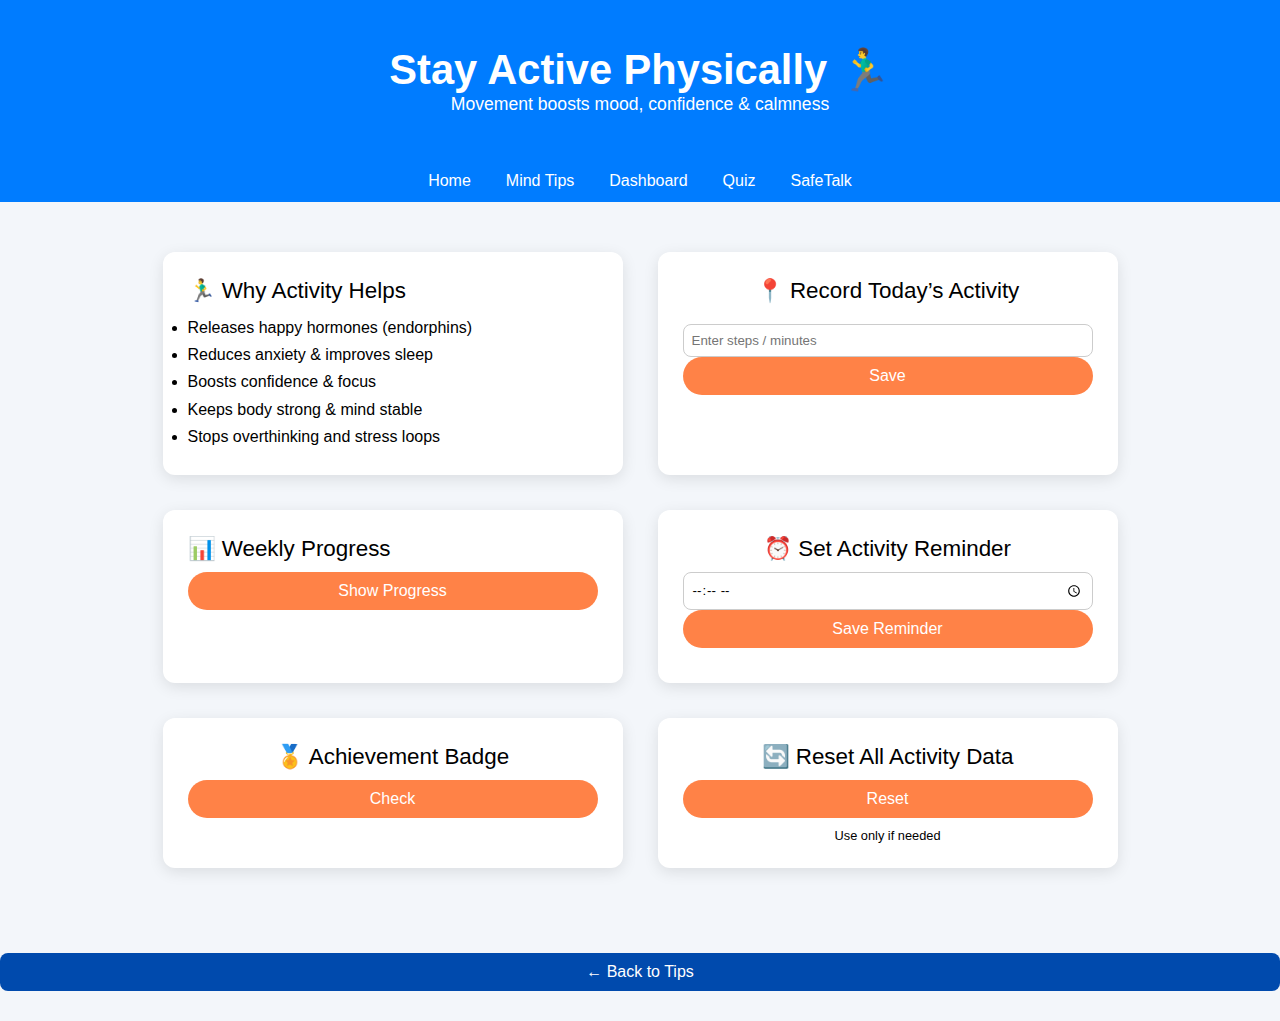
<file: active.html>
<!DOCTYPE html>
<html lang="en">
<head>
<meta charset="UTF-8">
<meta name="viewport" content="width=device-width, initial-scale=1.0">
<title>Stay Active Physically</title>
<link rel="stylesheet" href="style.css">
</head>
<body>

<!-- HEADER -->
<header class="top-header">
  <h1>Stay Active Physically 🏃‍♂️</h1>
  <p>Movement boosts mood, confidence & calmness</p>
</header>

<!-- NAV -->
<nav class="navbar">
  <a href="index.html">Home</a>
  <a href="tips.html">Mind Tips</a>
  <a href="dashboard.html">Dashboard</a>
  <a href="quiz.html">Quiz</a>
  <a href="safetalk.html">SafeTalk</a>
</nav>

<section class="card-section">

  <!-- Why Active -->
  <div class="card" style="width:460px; text-align:left;">
    <h2>🏃‍♂️ Why Activity Helps</h2>
    <ul style="line-height:1.7; margin-top:10px;">
      <li>Releases happy hormones (endorphins)</li>
      <li>Reduces anxiety & improves sleep</li>
      <li>Boosts confidence & focus</li>
      <li>Keeps body strong & mind stable</li>
      <li>Stops overthinking and stress loops</li>
    </ul>
  </div>

  <!-- Daily Activity Log -->
  <div class="card" style="width:460px;">
    <h2>📍 Record Today’s Activity</h2>

    <input type="number" id="steps" placeholder="Enter steps / minutes"
      style="padding:8px; width:100%; border-radius:8px; border:1px solid #ccc; margin-top:10px;">
    <button onclick="saveSteps()">Save</button>
    <p id="stepsMsg" style="color:green; margin-top:10px;"></p>
  </div>

  <!-- Weekly Progress -->
  <div class="card" style="width:460px; text-align:left;">
    <h2>📊 Weekly Progress</h2>
    <button onclick="showProgress()">Show Progress</button>
    <div id="progressList" style="margin-top:15px;"></div>
  </div>

  <!-- Reminder -->
  <div class="card" style="width:460px;">
    <h2>⏰ Set Activity Reminder</h2>
    <input type="time" id="reminderTime"
      style="padding:8px; width:100%; border-radius:8px; border:1px solid #ccc;">
    <button onclick="saveReminder()">Save Reminder</button>
    <p id="reminderMsg" style="color:green; margin-top:10px;"></p>
  </div>

  <!-- Badge -->
  <div class="card" style="width:460px;">
    <h2>🏅 Achievement Badge</h2>
    <button onclick="checkBadge()">Check</button>
    <p id="badgeMsg" style="margin-top:10px; font-weight:600;"></p>
  </div>

  <!-- Reset -->
  <div class="card" style="width:460px;">
    <h2>🔄 Reset All Activity Data</h2>
    <button onclick="resetAll()">Reset</button>
    <p style="font-size:0.8rem; margin-top:10px;">Use only if needed</p>
  </div>

</section>

<script>
function saveSteps() {
  const val = document.getElementById("steps").value;
  if (val === "") { alert("Enter value first!"); return; }

  const data = JSON.parse(localStorage.getItem("activityTrack")) || [];
  data.push(Number(val));
  localStorage.setItem("activityTrack", JSON.stringify(data));
  document.getElementById("stepsMsg").innerText = "✔ Saved successfully!";
  document.getElementById("steps").value = "";
}

function showProgress() {
  const listDiv = document.getElementById("progressList");
  const data = JSON.parse(localStorage.getItem("activityTrack")) || [];

  if (data.length === 0) {
    listDiv.innerHTML = "<p>No progress yet 🏃‍♂️</p>";
    return;
  }

  let total = data.reduce((a, b) => a + b, 0);
  let html = "<ul style='list-style:none; padding-left:0; line-height:1.7;'>";
  data.forEach((d, i) => {
    html += `<li>Day ${i+1}: ${d} steps/minutes</li>`;
  });
  html += "</ul>";
  html += `<p><strong>Total:</strong> ${total}</p>`;
  listDiv.innerHTML = html;
}

function saveReminder() {
  const time = document.getElementById("reminderTime").value;
  if (time === "") { alert("Select time first"); return; }

  localStorage.setItem("activityReminder", time);
  document.getElementById("reminderMsg").innerText =
    "✔ Reminder set at " + time;
}

function checkBadge() {
  const data = JSON.parse(localStorage.getItem("activityTrack")) || [];
  const total = data.reduce((a, b) => a + b, 0);

  if (total >= 200) {
    document.getElementById("badgeMsg").innerText = "🏅 Super Active Champion!";
  } else if (total >= 100) {
    document.getElementById("badgeMsg").innerText = "💪 Active & Consistent!";
  } else if (total > 0) {
    document.getElementById("badgeMsg").innerText = "🙂 Keep Going!";
  } else {
    document.getElementById("badgeMsg").innerText = "❗No activity recorded yet";
  }
}

function resetAll() {
  localStorage.removeItem("activityTrack");
  localStorage.removeItem("activityReminder");
  document.getElementById("progressList").innerHTML = "";
  document.getElementById("badgeMsg").innerText = "";
  alert("Data cleared.");
}
</script>
<div class="back-container">
  <a href="tips.html"><button class="back-btn">← Back to Tips</button></a>
</div>

</body>
</html>
</file>
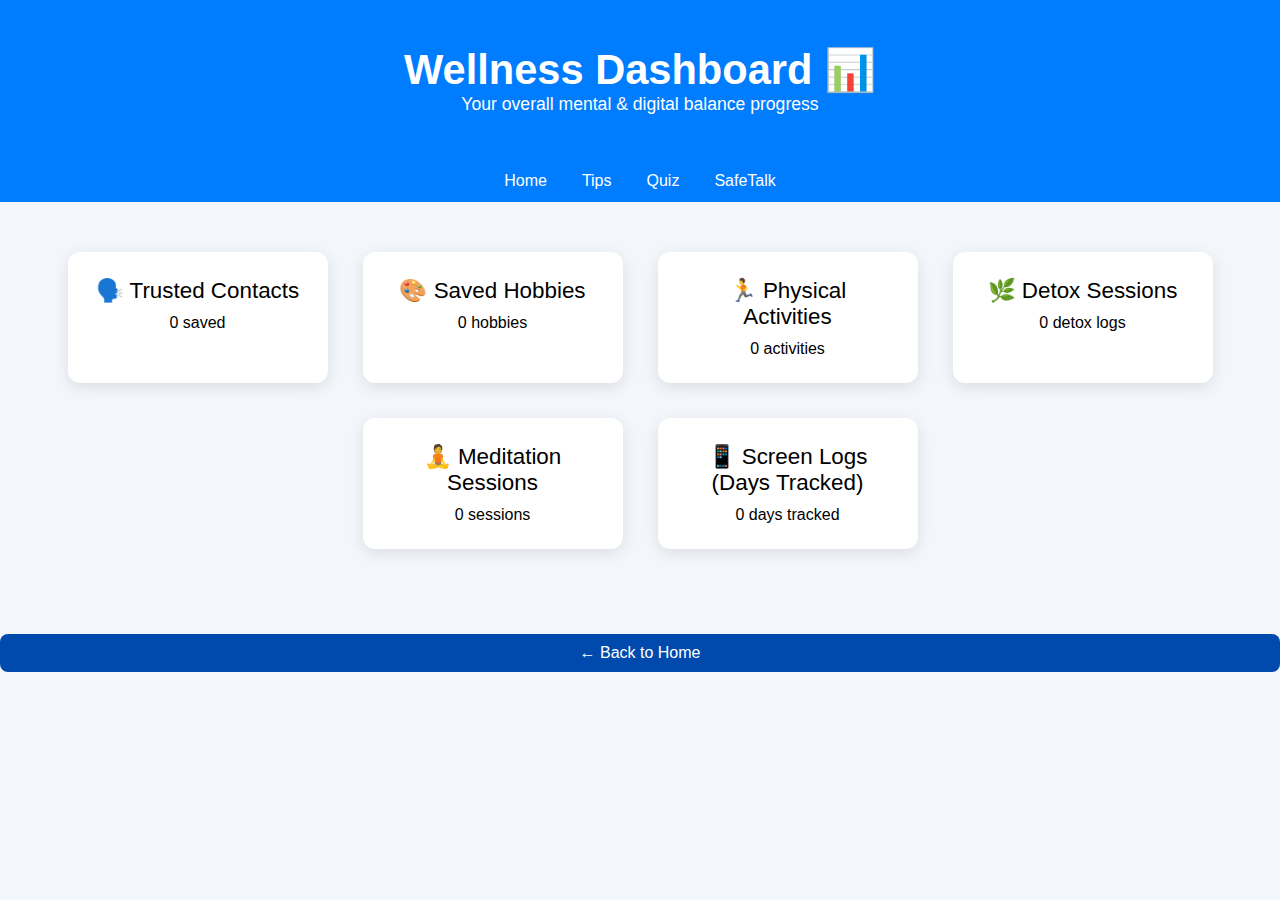
<file: dashboard.html>
<!DOCTYPE html>
<html lang="en">
<head>
<meta charset="UTF-8">
<meta name="viewport" content="width=device-width, initial-scale=1.0">
<title>Dashboard Summary</title>
<link rel="stylesheet" href="style.css">
</head>
<body>

<header class="top-header">
  <h1>Wellness Dashboard 📊</h1>
  <p>Your overall mental & digital balance progress</p>
</header>

<nav class="navbar">
  <a href="index.html">Home</a>
  <a href="tips.html">Tips</a>
  <a href="quiz.html">Quiz</a>
  <a href="safetalk.html">SafeTalk</a>
</nav>

<section class="card-section">

  <div class="card">
    <h2>🗣️ Trusted Contacts</h2>
    <p id="contactCount">Loading...</p>
  </div>

  <div class="card">
    <h2>🎨 Saved Hobbies</h2>
    <p id="hobbyCount">Loading...</p>
  </div>

  <div class="card">
    <h2>🏃 Physical Activities</h2>
    <p id="activeCount">Loading...</p>
  </div>

  <div class="card">
    <h2>🌿 Detox Sessions</h2>
    <p id="detoxCount">Loading...</p>
  </div>

  <div class="card">
    <h2>🧘 Meditation Sessions</h2>
    <p id="medCount">Loading...</p>
  </div>

  <div class="card">
    <h2>📱 Screen Logs (Days Tracked)</h2>
    <p id="screenDays">Loading...</p>
  </div>

</section>

<!-- BACK BUTTON -->
<div class="back-container">
  <a href="index.html"><button class="back-btn">← Back to Home</button></a>
</div>

<script>
// 1. Contacts Count
function loadContactCount() {
  const data = JSON.parse(localStorage.getItem("trustedPersons")) || [];
  document.getElementById("contactCount").innerText = data.length + " saved";
}

// 2. Hobbies Count
function loadHobbyCount() {
  const data = JSON.parse(localStorage.getItem("hobbyList")) || [];
  document.getElementById("hobbyCount").innerText = data.length + " hobbies";
}

// 3. Active (Physical) Count
function loadActiveCount() {
  const data = JSON.parse(localStorage.getItem("activeTrack")) || [];
  document.getElementById("activeCount").innerText = data.length + " activities";
}

// 4. Detox Count
function loadDetoxCount() {
  const data = JSON.parse(localStorage.getItem("screenTrack")) || [];
  document.getElementById("detoxCount").innerText = data.length + " detox logs";
}

// 5. Meditation Count
function loadMeditationCount() {
  const data = JSON.parse(localStorage.getItem("meditationLog")) || [];
  document.getElementById("medCount").innerText = data.length + " sessions";
}

// 6. Screen Days
function loadScreenDays() {
  const data = JSON.parse(localStorage.getItem("screenTrack")) || [];
  document.getElementById("screenDays").innerText = data.length + " days tracked";
}

// INIT LOAD
loadContactCount();
loadHobbyCount();
loadActiveCount();
loadDetoxCount();
loadMeditationCount();
loadScreenDays();
</script>

</body>
</html>
</file>
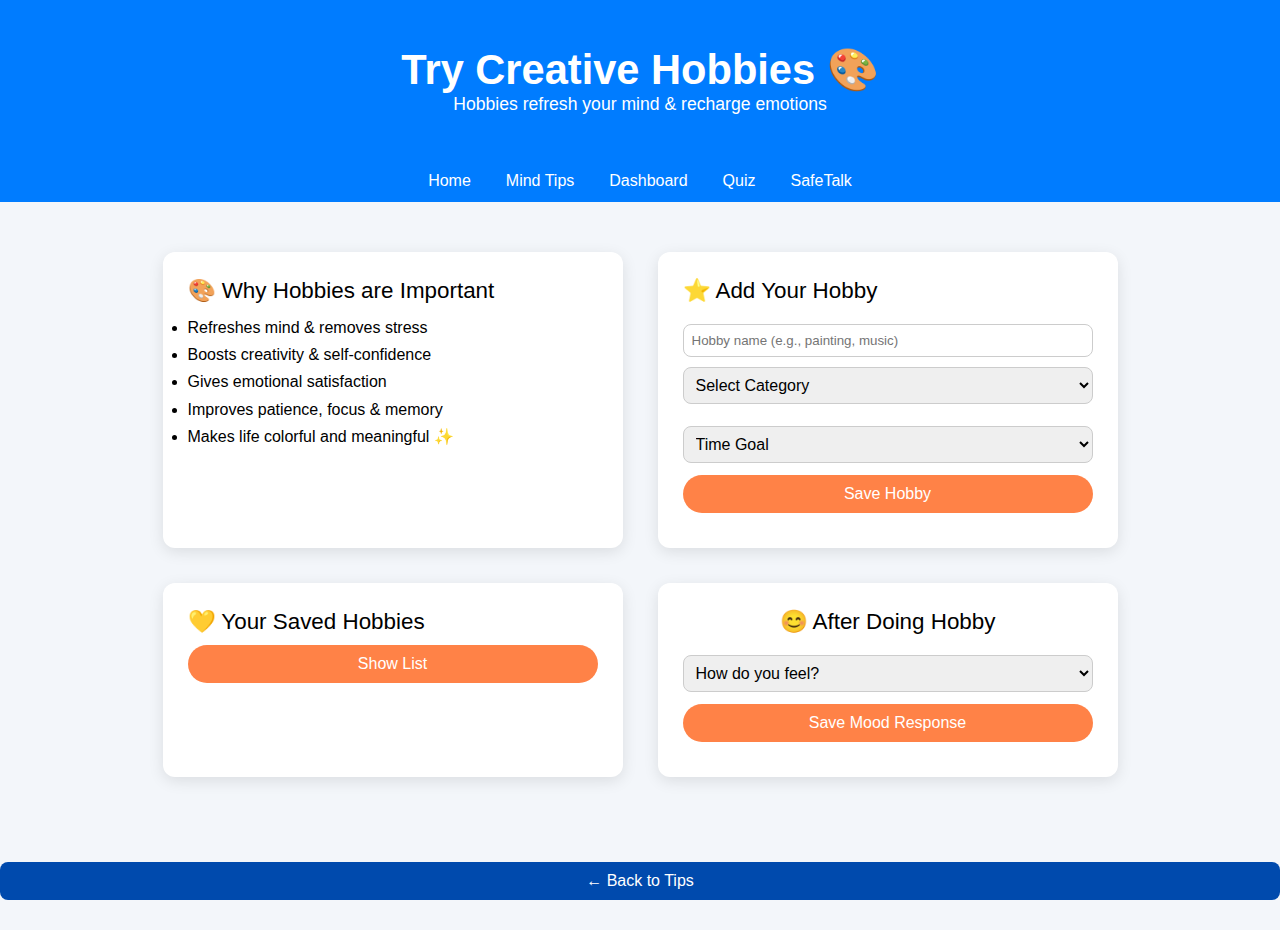
<file: hobbies.html>
<!DOCTYPE html>
<html lang="en">
<head>
<meta charset="UTF-8">
<meta name="viewport" content="width=device-width, initial-scale=1.0">
<title>Creative Hobby Time</title>
<link rel="stylesheet" href="style.css">
</head>
<body>

<!-- HEADER -->
<header class="top-header">
  <h1>Try Creative Hobbies 🎨</h1>
  <p>Hobbies refresh your mind & recharge emotions</p>
</header>

<!-- NAV -->
<nav class="navbar">
  <a href="index.html">Home</a>
  <a href="tips.html">Mind Tips</a>
  <a href="dashboard.html">Dashboard</a>
  <a href="quiz.html">Quiz</a>
  <a href="safetalk.html">SafeTalk</a>
</nav>

<section class="card-section">

  <!-- Why Hobbies Help -->
  <div class="card" style="width:460px; text-align:left;">
    <h2>🎨 Why Hobbies are Important</h2>
    <ul style="line-height:1.7; margin-top:10px;">
      <li>Refreshes mind & removes stress</li>
      <li>Boosts creativity & self-confidence</li>
      <li>Gives emotional satisfaction</li>
      <li>Improves patience, focus & memory</li>
      <li>Makes life colorful and meaningful ✨</li>
    </ul>
  </div>

  <!-- Add Hobby with Category & Time -->
  <div class="card" style="width:460px; text-align:left;">
    <h2>⭐ Add Your Hobby</h2>

    <input type="text" id="favHobby" placeholder="Hobby name (e.g., painting, music)"
      style="padding:8px; width:100%; border-radius:8px; border:1px solid #ccc; margin-top:10px;">

    <select id="hobbyCategory"
      style="padding:8px; width:100%; border-radius:8px; border:1px solid #ccc; margin-top:10px;">
      <option value="">Select Category</option>
      <option>Art 🎨</option>
      <option>Music 🎧</option>
      <option>Reading 📚</option>
      <option>Sports 🏃‍♂️</option>
      <option>Craft ✂️</option>
      <option>Cooking 🍳</option>
      <option>Photography 📸</option>
      <option>Gardening 🌱</option>
    </select>

    <select id="hobbyTime"
      style="padding:8px; width:100%; border-radius:8px; border:1px solid #ccc; margin-top:10px;">
      <option value="">Time Goal</option>
      <option>10 minutes</option>
      <option>20 minutes</option>
      <option>30 minutes</option>
      <option>1 hour</option>
    </select>

    <button onclick="saveHobby()">Save Hobby</button>
    <p id="saveMsg" style="color:green; margin-top:10px;"></p>
  </div>

  <!-- Show All Hobbies with Delete -->
  <div class="card" style="width:460px; text-align:left;">
    <h2>💛 Your Saved Hobbies</h2>
    <button onclick="showAllHobbies()">Show List</button>
    <div id="hobbyList" style="margin-top:15px;"></div>
  </div>

  <!-- Activity Feedback -->
  <div class="card" style="width:460px;">
    <h2>😊 After Doing Hobby</h2>
    <select id="moodSelect"
      style="padding:8px; width:100%; border-radius:8px; border:1px solid #ccc; margin-top:10px;">
      <option value="">How do you feel?</option>
      <option>Happy 😁</option>
      <option>Relaxed 😌</option>
      <option>Energetic ⚡</option>
      <option>Peaceful 🌿</option>
    </select>
    <button onclick="saveMood()">Save Mood Response</button>
    <p id="moodMsg" style="color:green; margin-top:10px;"></p>
  </div>

</section>

<script>
function saveHobby() {
  const name = document.getElementById("favHobby").value;
  const category = document.getElementById("hobbyCategory").value;
  const time = document.getElementById("hobbyTime").value;

  if (name === "" || category === "" || time === "") {
    alert("⚠️ Please fill all fields.");
    return;
  }

  const existing = JSON.parse(localStorage.getItem("hobbiesList")) || [];
  existing.push({ name, category, time });
  localStorage.setItem("hobbiesList", JSON.stringify(existing));

  document.getElementById("saveMsg").innerText = "✔ Hobby Saved Successfully";
  document.getElementById("favHobby").value = "";
  document.getElementById("hobbyCategory").value = "";
  document.getElementById("hobbyTime").value = "";
}

function showAllHobbies() {
  const listDiv = document.getElementById("hobbyList");
  const hobbies = JSON.parse(localStorage.getItem("hobbiesList")) || [];

  if (hobbies.length === 0) {
    listDiv.innerHTML = "<p>No hobbies saved yet 🌱</p>";
    return;
  }

  let html = "<ul style='list-style:none; padding-left:0; line-height:1.7;'>";
  hobbies.forEach((h, i) => {
    html += `
      <li>
        <strong>${i+1}) ${h.name}</strong>
        <br>Category: ${h.category}
        <br>Time Goal: ${h.time}
        <br><button onclick="deleteHobby(${i})" style="margin-top:5px;">Delete</button>
      </li>
      <hr>
    `;
  });
  html += "</ul>";
  listDiv.innerHTML = html;
}

function deleteHobby(index) {
  const hobbies = JSON.parse(localStorage.getItem("hobbiesList"));
  hobbies.splice(index, 1);
  localStorage.setItem("hobbiesList", JSON.stringify(hobbies));
  showAllHobbies();
}

function saveMood() {
  const mood = document.getElementById("moodSelect").value;

  if (mood === "") {
    alert("⚠️ Select mood after hobby.");
    return;
  }

  document.getElementById("moodMsg").innerText = "💛 Mood Recorded: " + mood;
}
</script>
<div class="back-container">
  <a href="tips.html"><button class="back-btn">← Back to Tips</button></a>
</div>

</body>
</html>
</file>
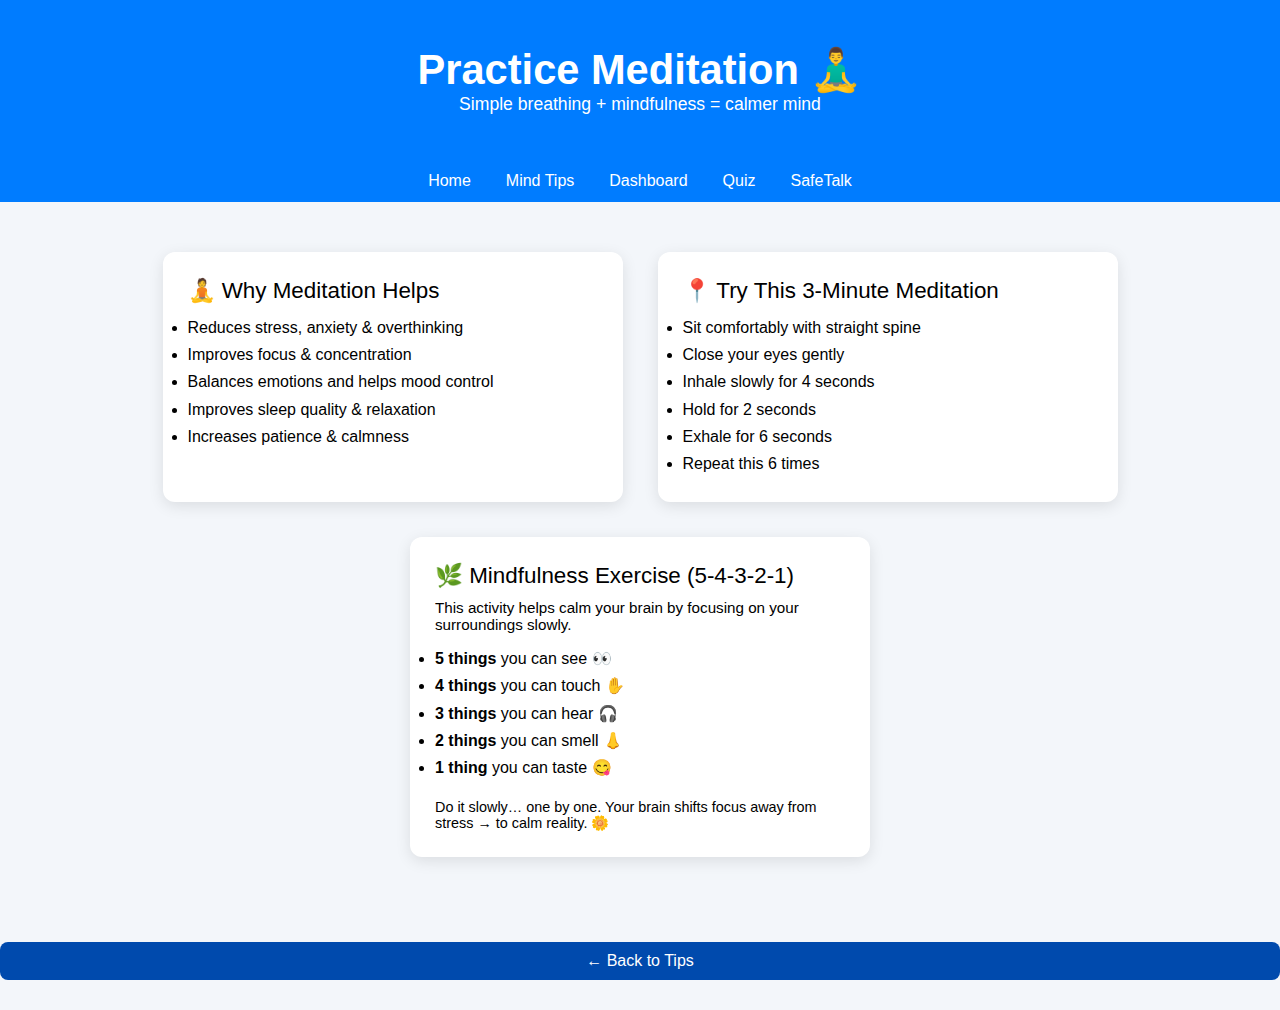
<file: meditation.html>
<!DOCTYPE html>
<html lang="en">
<head>
<meta charset="UTF-8">
<meta name="viewport" content="width=device-width, initial-scale=1.0">
<title>Meditation for Mind Calmness</title>
<link rel="stylesheet" href="style.css">
</head>
<body>

<!-- HEADER -->
<header class="top-header">
  <h1>Practice Meditation 🧘‍♂️</h1>
  <p>Simple breathing + mindfulness = calmer mind</p>
</header>

<!-- NAV -->
<nav class="navbar">
  <a href="index.html">Home</a>
  <a href="tips.html">Mind Tips</a>
  <a href="dashboard.html">Dashboard</a>
  <a href="quiz.html">Quiz</a>
  <a href="safetalk.html">SafeTalk</a>
</nav>

<section class="card-section">

  <!-- Why Meditation Helps -->
  <div class="card" style="width:460px; text-align:left;">
    <h2>🧘 Why Meditation Helps</h2>
    <ul style="line-height:1.7; margin-top:10px;">
      <li>Reduces stress, anxiety & overthinking</li>
      <li>Improves focus & concentration</li>
      <li>Balances emotions and helps mood control</li>
      <li>Improves sleep quality & relaxation</li>
      <li>Increases patience & calmness</li>
    </ul>
  </div>

  <!-- Quick Meditation Steps -->
  <div class="card" style="width:460px; text-align:left;">
    <h2>📍 Try This 3-Minute Meditation</h2>
    <ul style="line-height:1.7; margin-top:10px;">
      <li>Sit comfortably with straight spine</li>
      <li>Close your eyes gently</li>
      <li>Inhale slowly for 4 seconds</li>
      <li>Hold for 2 seconds</li>
      <li>Exhale for 6 seconds</li>
      <li>Repeat this 6 times</li>
    </ul>
  </div>

  <!-- Background Music -->
 <!-- Grounding Mindfulness Exercise -->
<div class="card" style="width:460px; text-align:left;">
  <h2>🌿 Mindfulness Exercise (5-4-3-2-1)</h2>
  <p style="font-size:0.95rem; margin-bottom:12px;">
    This activity helps calm your brain by focusing on your surroundings slowly.
  </p>
  <ul style="line-height:1.7; margin-top:10px;">
    <li><strong>5 things</strong> you can see 👀</li>
    <li><strong>4 things</strong> you can touch ✋</li>
    <li><strong>3 things</strong> you can hear 🎧</li>
    <li><strong>2 things</strong> you can smell 👃</li>
    <li><strong>1 thing</strong> you can taste 😋</li>
  </ul>
  <br>
  <p style="font-size:0.9rem;">
    Do it slowly… one by one.  
    Your brain shifts focus away from stress → to calm reality. 🌼
  </p>
</div>


</section>
<div class="back-container">
  <a href="tips.html"><button class="back-btn">← Back to Tips</button></a>
</div>

</body>
</html>
</file>
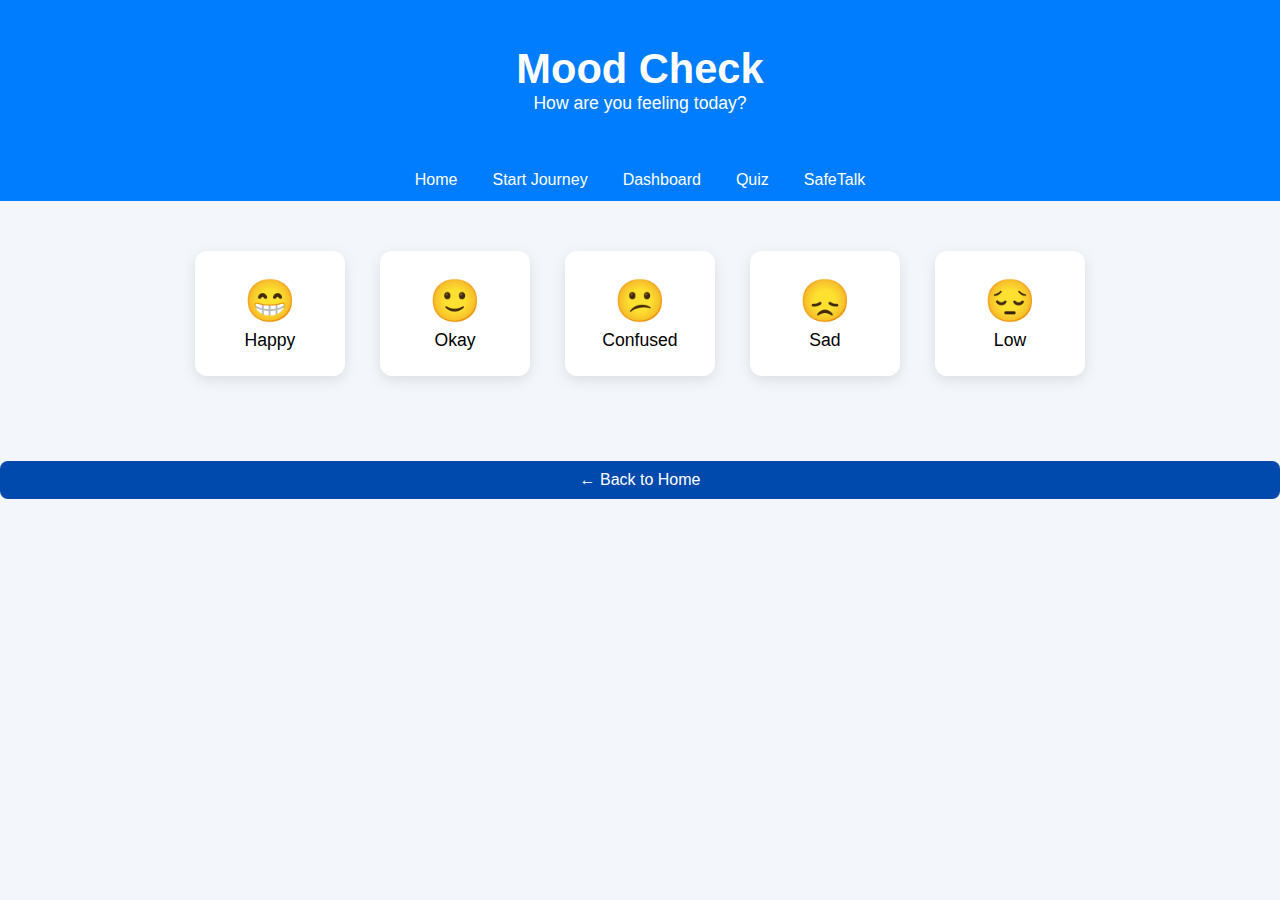
<file: mood.html>
<!DOCTYPE html>
<html lang="en">
<head>
<meta charset="UTF-8">
<meta name="viewport" content="width=device-width, initial-scale=1.0">
<title>Select Mood</title>
<link rel="stylesheet" href="style.css">
</head>
<body>

<header class="top-header">
  <h1>Mood Check</h1>
  <p>How are you feeling today?</p>
</header>

<nav class="navbar">
  <a href="index.html">Home</a>
  <a href="mood.html">Start Journey</a>
  <a href="dashboard.html">Dashboard</a>
  <a href="quiz.html">Quiz</a>
  <a href="safetalk.html">SafeTalk</a>
</nav>

<section class="card-section">

  <div class="emoji-card" onclick="go('happy')">😁<p>Happy</p></div>
  <div class="emoji-card" onclick="go('okay')">🙂<p>Okay</p></div>
  <div class="emoji-card" onclick="go('confused')">😕<p>Confused</p></div>
  <div class="emoji-card" onclick="go('sad')">😞<p>Sad</p></div>
  <div class="emoji-card" onclick="go('down')">😔<p>Low</p></div>

</section>

<script>
function go(mood) {
  const today = new Date().toLocaleDateString();
  const moodData = JSON.parse(localStorage.getItem("moodHistory")) || [];
  moodData.push({ date: today, mood });
  localStorage.setItem("moodHistory", JSON.stringify(moodData));

  if (mood === "happy" || mood === "okay") {
    window.location.href = "motivation.html";
  } else {
    window.location.href = "breathing.html";
  }
}
</script>
<div class="back-container">
  <a href="index.html"><button class="back-btn">← Back to Home</button></a>
</div>

</body>
</html>
</file>
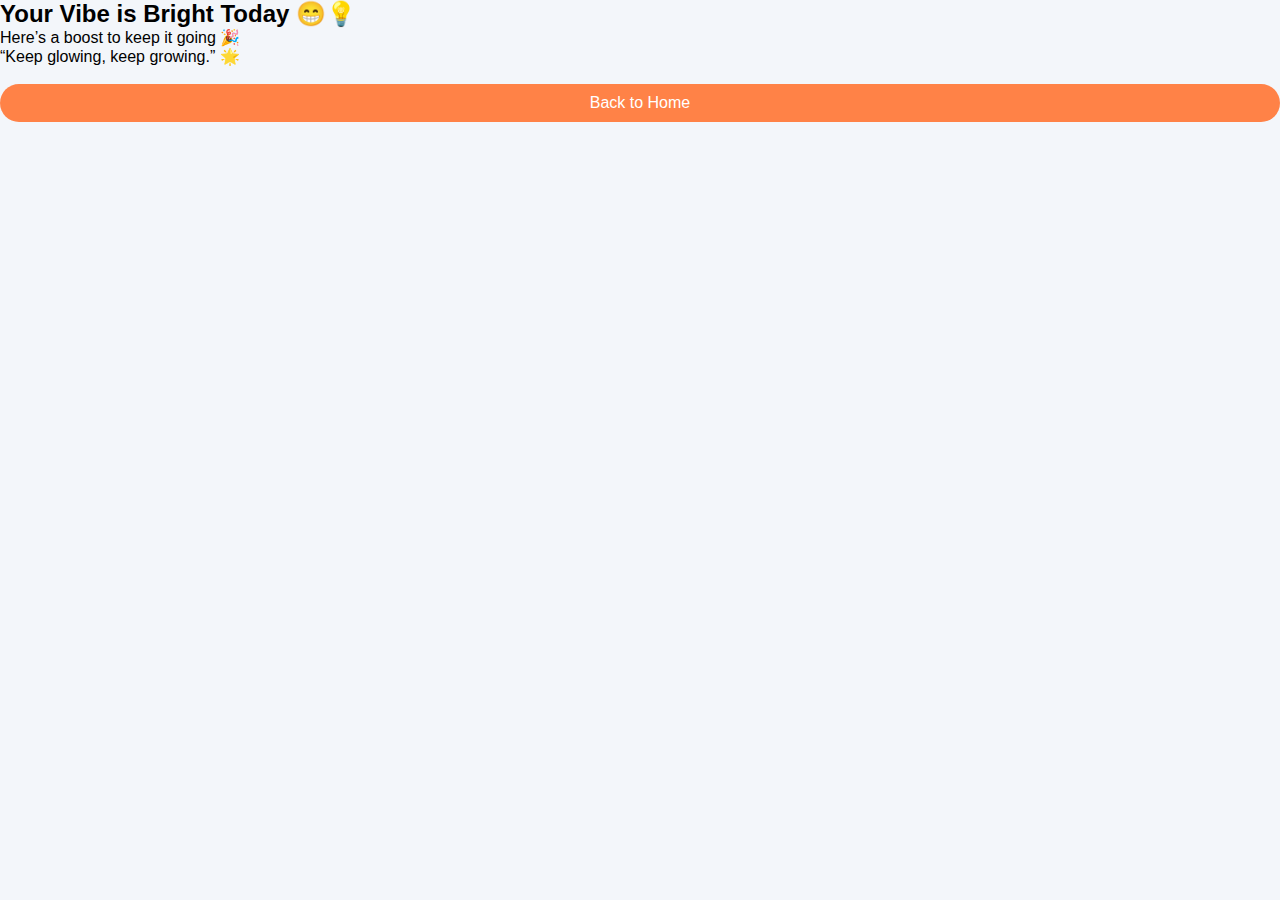
<file: motivation.html>
<!DOCTYPE html>
<html lang="en">
<head>
<meta charset="UTF-8">
<meta name="viewport" content="width=device-width, initial-scale=1.0">
<title>You Got This 🌈</title>
<link rel="stylesheet" href="style.css">
</head>
<body>

<div class="page">
  <section class="section">
    <h2>Your Vibe is Bright Today 😁💡</h2>
    <p class="subtitle">Here’s a boost to keep it going 🎉</p>

    <div class="quote-box neon-box">
      <p id="happy-quote"></p>
    </div>
    <br>
    <a href="index.html"><button class="primary-btn">Back to Home</button></a>
  </section>
</div>

<script>
const quotes = [
  "“Keep glowing, keep growing.” 🌟",
  "“Good vibes are your superpower.” 💛",
  "“Stay playful, stay kind.” 🌈",
  "“You make the world brighter just by being in it.” ✨"
];

document.getElementById("happy-quote").innerText =
 quotes[Math.floor(Math.random() * quotes.length)];
</script>

</body>
</html>
</file>
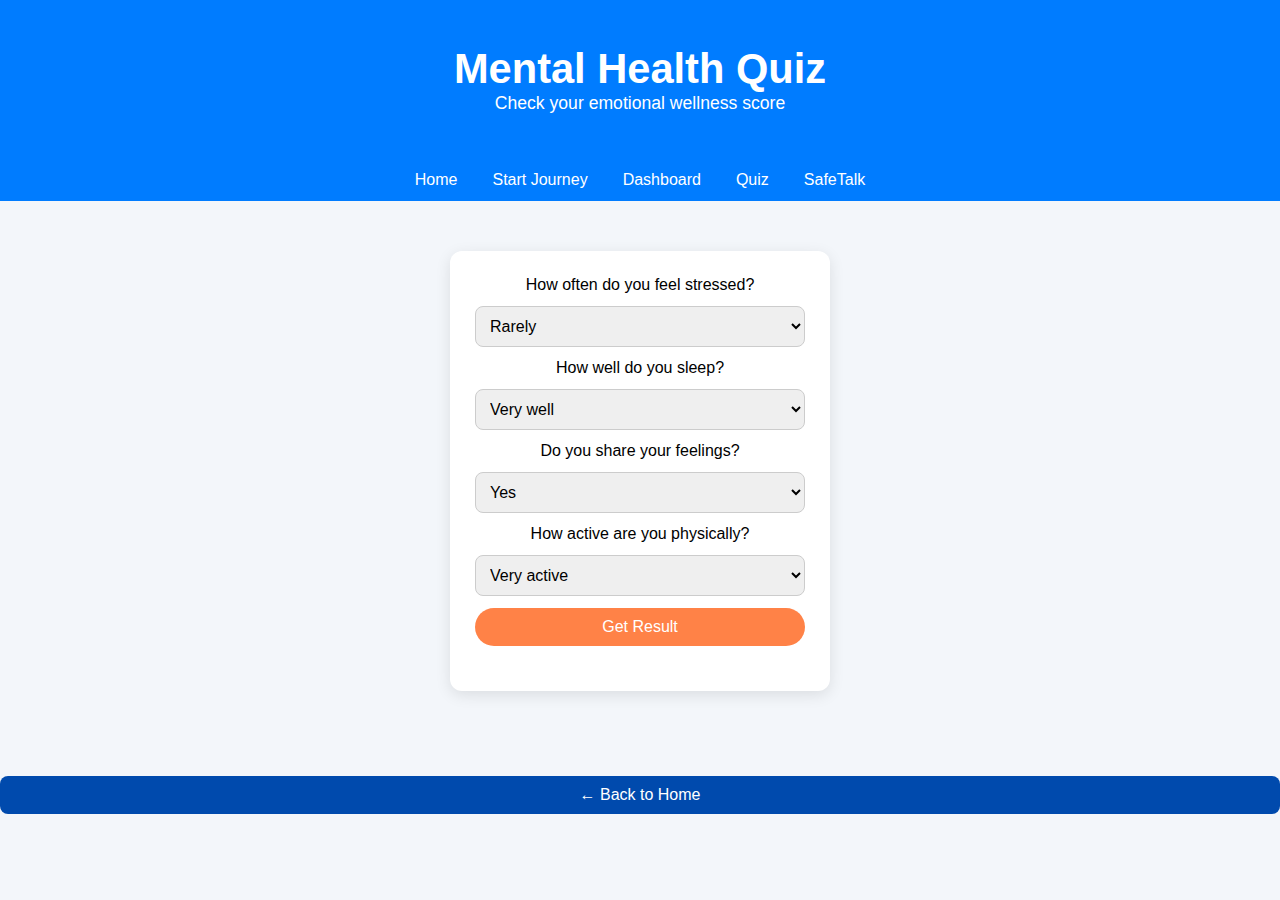
<file: quiz.html>
<!DOCTYPE html>
<html lang="en">
<head>
<meta charset="UTF-8">
<meta name="viewport" content="width=device-width, initial-scale=1.0">
<title>Mental Health Quiz</title>
<link rel="stylesheet" href="style.css">
</head>
<body>

<header class="top-header">
  <h1>Mental Health Quiz</h1>
  <p>Check your emotional wellness score</p>
</header>

<nav class="navbar">
  <a href="index.html">Home</a>
  <a href="mood.html">Start Journey</a>
  <a href="dashboard.html">Dashboard</a>
  <a href="quiz.html">Quiz</a>
  <a href="safetalk.html">SafeTalk</a>
</nav>

<section class="card-section">
  <div class="card" style="width: 380px;">

    <form id="quizForm">
      <label>How often do you feel stressed?</label>
      <select name="q1" required>
        <option value="80">Rarely</option>
        <option value="60">Sometimes</option>
        <option value="30">Often</option>
        <option value="10">Always</option>
      </select>

      <label>How well do you sleep?</label>
      <select name="q2" required>
        <option value="80">Very well</option>
        <option value="60">Okay</option>
        <option value="30">Not great</option>
        <option value="10">Very poor</option>
      </select>

      <label>Do you share your feelings?</label>
      <select name="q3" required>
        <option value="80">Yes</option>
        <option value="60">Sometimes</option>
        <option value="30">Rarely</option>
        <option value="10">Never</option>
      </select>

      <label>How active are you physically?</label>
      <select name="q4" required>
        <option value="80">Very active</option>
        <option value="60">Moderate</option>
        <option value="30">Less</option>
        <option value="10">Not active</option>
      </select>

      <button type="submit">Get Result</button>
    </form>

    <div id="result" style="margin-top:20px;"></div>

  </div>
</section>

<script>
const form = document.getElementById("quizForm");
form.addEventListener("submit", e => {
  e.preventDefault();
  const data = new FormData(form);
  let total = 0;

  for (const v of data.values()) total += Number(v);

  const percent = Math.round(total / 4);

  let message = "";
  if (percent >= 70) {
    message = "You are mentally doing great! 🌈";
  } else if (percent >= 40) {
    message = "You are okay, but take breaks & talk to someone 💛";
  } else {
    message = "It's okay to ask for help. Reach out. You matter 💙";
  }

  document.getElementById("result").innerHTML =
    `<h2>Your Score: ${percent}%</h2><p>${message}</p>`;
});
</script>
<div class="back-container">
  <a href="index.html"><button class="back-btn">← Back to Home</button></a>
</div>

</body>
</html>
</file>
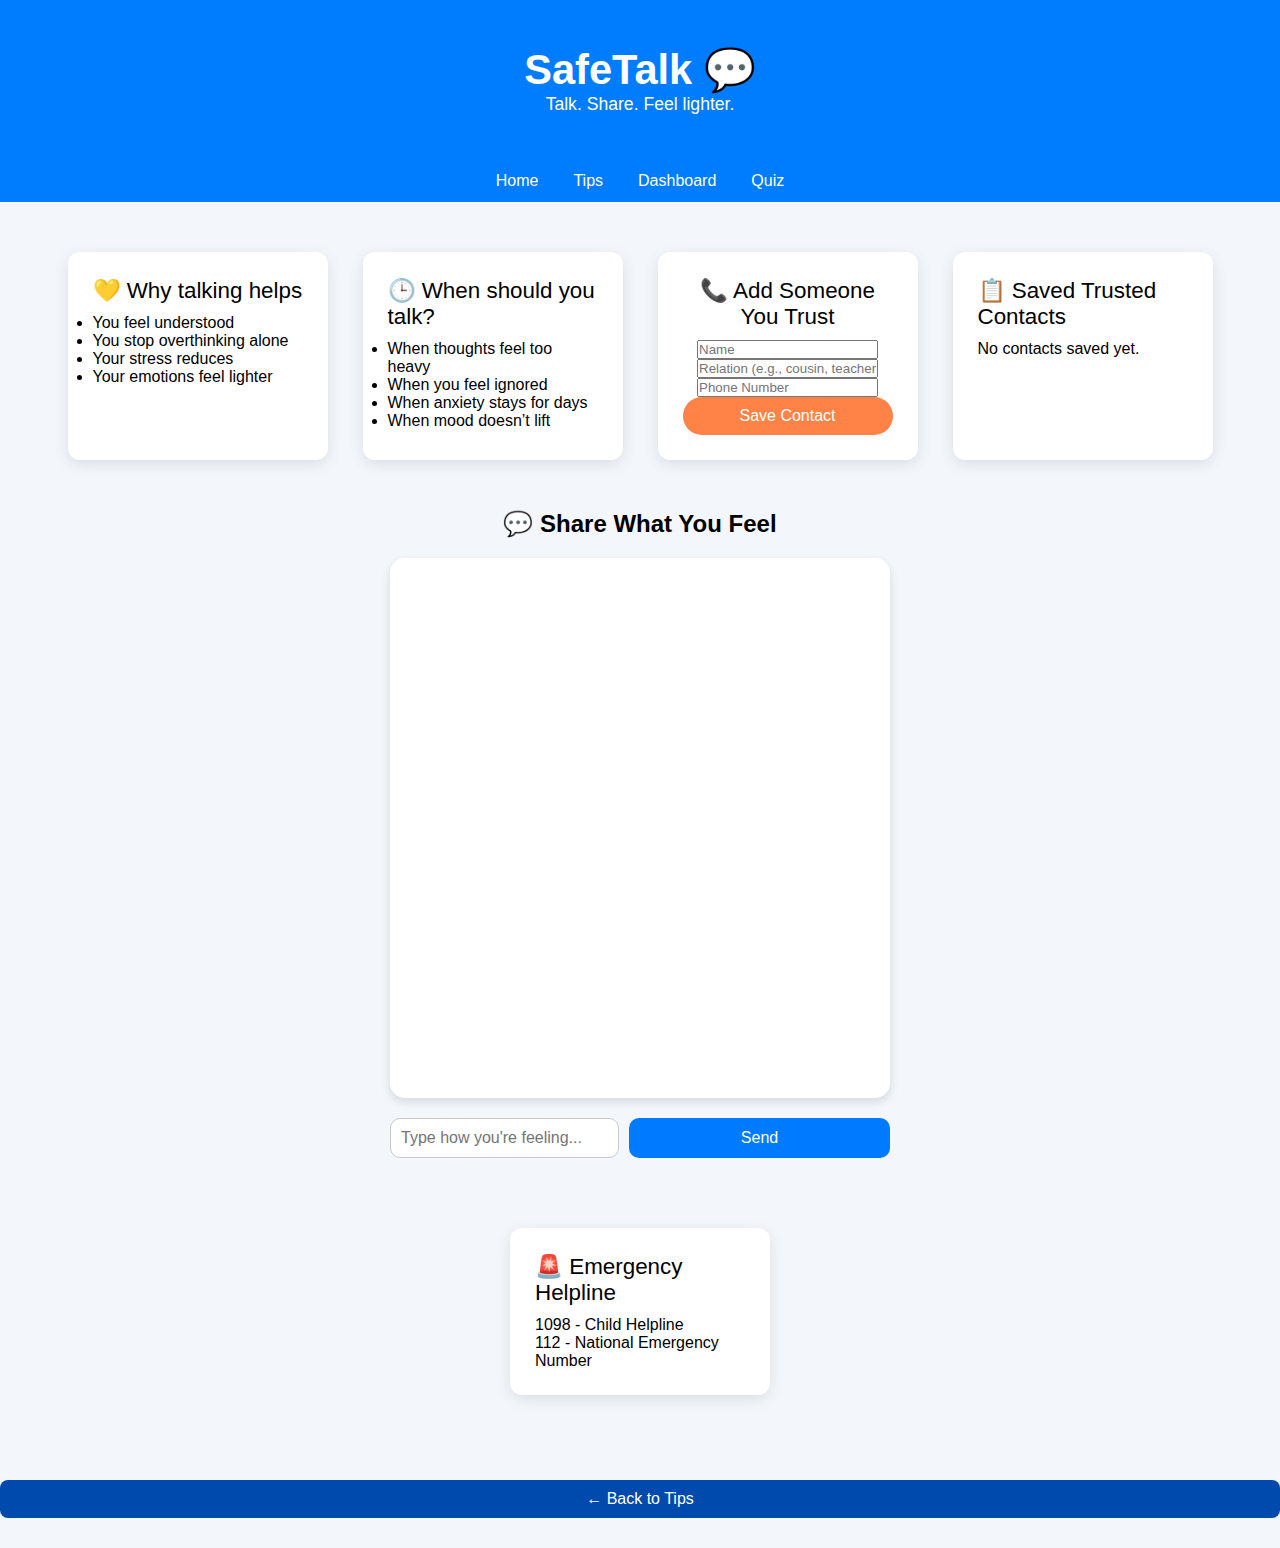
<file: safetalk.html>
<!DOCTYPE html>
<html lang="en">
<head>
<meta charset="UTF-8">
<meta name="viewport" content="width=device-width, initial-scale=1.0">
<title>SafeTalk Support Chat</title>
<link rel="stylesheet" href="style.css">
</head>
<body>

<header class="top-header">
  <h1>SafeTalk 💬</h1>
  <p>Talk. Share. Feel lighter.</p>
</header>

<nav class="navbar">
  <a href="index.html">Home</a>
  <a href="tips.html">Tips</a>
  <a href="dashboard.html">Dashboard</a>
  <a href="quiz.html">Quiz</a>
</nav>

<section class="card-section">

  <!-- WHY -->
  <div class="card" style="text-align:left;">
    <h2>💛 Why talking helps</h2>
    <ul>
      <li>You feel understood</li>
      <li>You stop overthinking alone</li>
      <li>Your stress reduces</li>
      <li>Your emotions feel lighter</li>
    </ul>
  </div>

  <!-- WHEN -->
  <div class="card" style="text-align:left;">
    <h2>🕒 When should you talk?</h2>
    <ul>
      <li>When thoughts feel too heavy</li>
      <li>When you feel ignored</li>
      <li>When anxiety stays for days</li>
      <li>When mood doesn’t lift</li>
    </ul>
  </div>

  <!-- CONTACTS SAVE -->
  <div class="card">
    <h2>📞 Add Someone You Trust</h2>
    <input type="text" id="name" placeholder="Name" class="input-box">
    <input type="text" id="relation" placeholder="Relation (e.g., cousin, teacher)" class="input-box">
    <input type="number" id="phone" placeholder="Phone Number" class="input-box">
    <button onclick="savePerson()">Save Contact</button>
    <p id="saveMsg"></p>
  </div>

  <!-- SAVED -->
  <div class="card" style="text-align:left;">
    <h2>📋 Saved Trusted Contacts</h2>
    <div id="contactList"></div>
  </div>

</section>

<!-- CHAT SECTION -->
<h2 style="text-align:center;">💬 Share What You Feel</h2>

<div class="chat-container" id="chatBox"></div>

<div class="chat-input-area">
  <input type="text" id="userInput" placeholder="Type how you're feeling..." />
  <button onclick="sendMessage()">Send</button>
</div>

<section class="card-section">
  <div class="card" style="text-align:left;">
    <h2>🚨 Emergency Helpline</h2>
    <p>1098 - Child Helpline</p>
    <p>112 - National Emergency Number</p>
  </div>
</section>

<div class="back-container">
  <a href="tips.html"><button class="back-btn">← Back to Tips</button></a>
</div>

<script>
function savePerson() {
  const name = document.getElementById("name").value;
  const relation = document.getElementById("relation").value;
  const phone = document.getElementById("phone").value;

  if(!name || !relation || !phone) {
    alert("Please fill all fields");
    return;
  }

  const data = JSON.parse(localStorage.getItem("trustedPersons")) || [];
  data.push({ name, relation, phone });
  localStorage.setItem("trustedPersons", JSON.stringify(data));
  showContacts();
  document.getElementById("saveMsg").innerText = "✔ Contact saved!";
  document.getElementById("name").value = "";
  document.getElementById("relation").value = "";
  document.getElementById("phone").value = "";
}

function showContacts() {
  const listDiv = document.getElementById("contactList");
  const data = JSON.parse(localStorage.getItem("trustedPersons")) || [];

  if(data.length === 0) {
    listDiv.innerHTML = "<p>No contacts saved yet.</p>";
    return;
  }

  let html = "<ul>";
  data.forEach((person, index) => {
    html += `<li>${person.name} (${person.relation}) - ${person.phone}
      <button onclick="deletePerson(${index})">Delete</button>
    </li>`;
  });
  html += "</ul>";
  listDiv.innerHTML = html;
}

function deletePerson(index) {
  const data = JSON.parse(localStorage.getItem("trustedPersons")) || [];
  data.splice(index, 1);
  localStorage.setItem("trustedPersons", JSON.stringify(data));
  showContacts();
}

showContacts();

function botReply(text) {
  const bubble = document.createElement("div");
  bubble.classList.add("chat-bubble", "bot");
  bubble.innerText = text;
  chatBox.appendChild(bubble);
  chatBox.scrollTop = chatBox.scrollHeight;
}

function sendMessage() {
  const input = document.getElementById("userInput");
  if (!input.value.trim()) return;

  const bubble = document.createElement("div");
  bubble.classList.add("chat-bubble", "user");
  bubble.innerText = input.value;
  chatBox.appendChild(bubble);

  chatBox.scrollTop = chatBox.scrollHeight;

  let msg = input.value.toLowerCase();
  input.value = "";

  // REPLY LISTS FOR VARIATION
  const sadReplies = [
    "I’m sorry you're feeling like this 💛 You can talk to me, I’m listening.",
    "It must be heavy to feel this way. Want to share more?",
    "You don’t have to handle it alone. I’m here with you.",
    "Your feelings are valid. I’m here if you want to express more."
  ];

  const angryReplies = [
    "It’s okay to feel angry sometimes. What caused it?",
    "You deserve space to express this feeling safely.",
    "Anger often hides hurt. What do you think triggered it?",
    "I hear you. When did you start feeling like this?"
  ];

  const anxiousReplies = [
    "Anxiety can feel overwhelming. You are safe here 💛",
    "You’re doing your best. Breathing helps—would you like guidance?",
    "It’s okay to talk slowly. I’m here with you.",
    "You’re not alone in this feeling. Want to share what caused it?"
  ];

  const defaultReplies = [
    "I’m listening 👂 You can share more if you want.",
    "You don’t have to rush, take your time.",
    "Feel free to express what’s in your mind.",
    "It’s okay, I’m here for you 💛"
  ];

  setTimeout(() => {
    let reply = "";

    if (msg.includes("sad") || msg.includes("low") || msg.includes("upset")) {
      reply = sadReplies[Math.floor(Math.random() * sadReplies.length)];
    } 
    else if (msg.includes("angry") || msg.includes("frustrated")) {
      reply = angryReplies[Math.floor(Math.random() * angryReplies.length)];
    } 
    else if (msg.includes("scared") || msg.includes("anxious")) {
      reply = anxiousReplies[Math.floor(Math.random() * anxiousReplies.length)];
    } 
    else {
      reply = defaultReplies[Math.floor(Math.random() * defaultReplies.length)];
    }

    botReply(reply);
  }, 800);
}

</script>

</body>
</html>
</file>
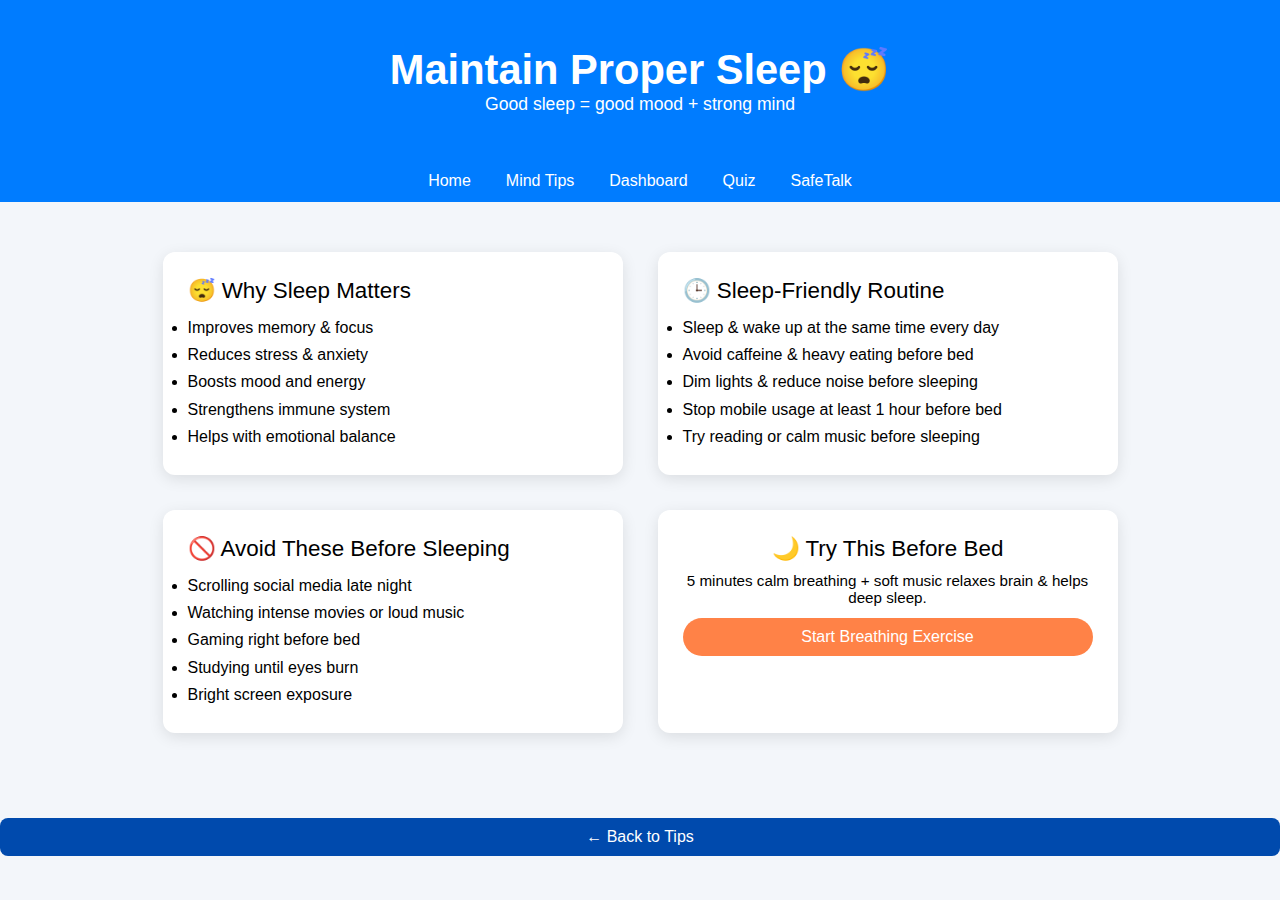
<file: sleep.html>
<!DOCTYPE html>
<html lang="en">
<head>
<meta charset="UTF-8">
<meta name="viewport" content="width=device-width, initial-scale=1.0">
<title>Healthy Sleep Habits</title>
<link rel="stylesheet" href="style.css">
</head>
<body>

<!-- HEADER -->
<header class="top-header">
  <h1>Maintain Proper Sleep 😴</h1>
  <p>Good sleep = good mood + strong mind</p>
</header>

<!-- NAV -->
<nav class="navbar">
  <a href="index.html">Home</a>
  <a href="tips.html">Mind Tips</a>
  <a href="dashboard.html">Dashboard</a>
  <a href="quiz.html">Quiz</a>
  <a href="safetalk.html">SafeTalk</a>
</nav>

<section class="card-section">

  <!-- Why Sleep Matters -->
  <div class="card" style="width:460px; text-align:left;">
    <h2>😴 Why Sleep Matters</h2>
    <ul style="line-height:1.7; margin-top:10px;">
      <li>Improves memory & focus</li>
      <li>Reduces stress & anxiety</li>
      <li>Boosts mood and energy</li>
      <li>Strengthens immune system</li>
      <li>Helps with emotional balance</li>
    </ul>
  </div>

  <!-- Sleep Routine Tips -->
  <div class="card" style="width:460px; text-align:left;">
    <h2>🕒 Sleep-Friendly Routine</h2>
    <ul style="line-height:1.7; margin-top:10px;">
      <li>Sleep & wake up at the same time every day</li>
      <li>Avoid caffeine & heavy eating before bed</li>
      <li>Dim lights & reduce noise before sleeping</li>
      <li>Stop mobile usage at least 1 hour before bed</li>
      <li>Try reading or calm music before sleeping</li>
    </ul>
  </div>

  <!-- Avoid Before Bed -->
  <div class="card" style="width:460px; text-align:left;">
    <h2>🚫 Avoid These Before Sleeping</h2>
    <ul style="line-height:1.7; margin-top:10px;">
      <li>Scrolling social media late night</li>
      <li>Watching intense movies or loud music</li>
      <li>Gaming right before bed</li>
      <li>Studying until eyes burn</li>
      <li>Bright screen exposure</li>
    </ul>
  </div>

  <!-- Calming Activity Suggestion -->
  <div class="card" style="width:460px;">
    <h2>🌙 Try This Before Bed</h2>
    <p style="font-size:0.95rem; margin-bottom:12px;">
      5 minutes calm breathing + soft music relaxes brain & helps deep sleep.
    </p>
    <a href="breathing.html"><button>Start Breathing Exercise</button></a>
  </div>

</section>
<div class="back-container">
  <a href="tips.html"><button class="back-btn">← Back to Tips</button></a>
</div>

</body>
</html>
</file>
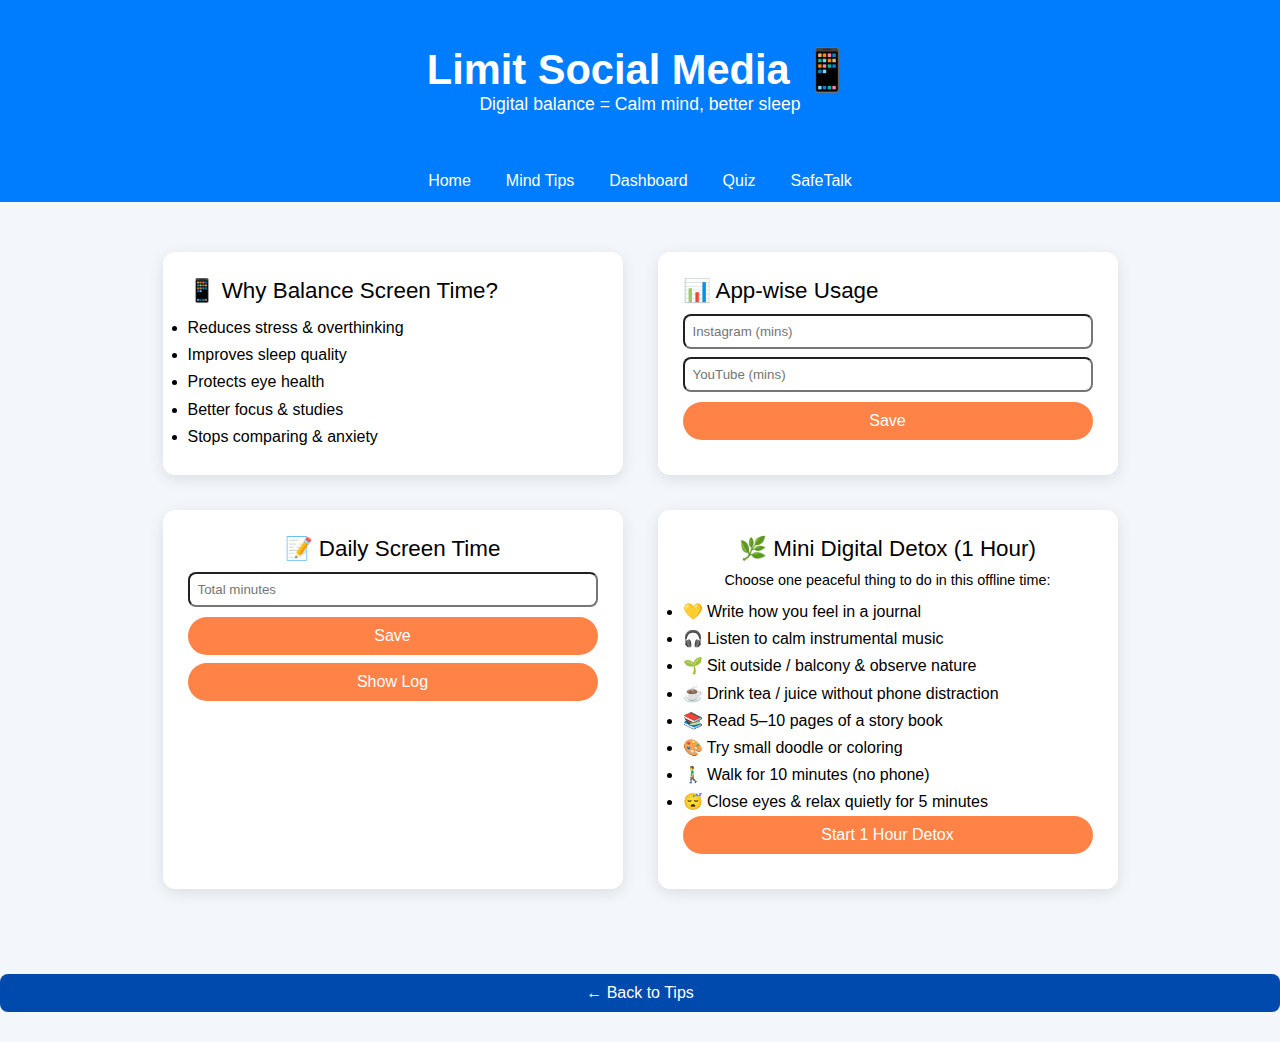
<file: social.html>
<!DOCTYPE html>
<html lang="en">
<head>
<meta charset="UTF-8">
<meta name="viewport" content="width=device-width, initial-scale=1.0">
<title>Limit Screen Time</title>
<link rel="stylesheet" href="style.css">
</head>
<body>

<!-- HEADER -->
<header class="top-header">
  <h1>Limit Social Media 📱</h1>
  <p>Digital balance = Calm mind, better sleep</p>
</header>

<!-- NAV -->
<nav class="navbar">
  <a href="index.html">Home</a>
  <a href="tips.html">Mind Tips</a>
  <a href="dashboard.html">Dashboard</a>
  <a href="quiz.html">Quiz</a>
  <a href="safetalk.html">SafeTalk</a>
</nav>

<section class="card-section">

  <!-- 1. Screen Time Importance -->
  <div class="card" style="width:460px; text-align:left;">
    <h2>📱 Why Balance Screen Time?</h2>
    <ul style="line-height:1.7;">
      <li>Reduces stress & overthinking</li>
      <li>Improves sleep quality</li>
      <li>Protects eye health</li>
      <li>Better focus & studies</li>
      <li>Stops comparing & anxiety</li>
    </ul>
  </div>

  <!-- 2. App-wise Usage -->
  <div class="card" style="width:460px; text-align:left;">
    <h2>📊 App-wise Usage</h2>
    <input type="number" id="insta" placeholder="Instagram (mins)" style="padding:8px; width:100%; border-radius:8px;">
    <input type="number" id="yt" placeholder="YouTube (mins)" style="padding:8px; width:100%; border-radius:8px; margin-top:8px;">
    <button onclick="saveApps()" style="margin-top:10px;">Save</button>
    <p id="appMsg" style="color:green; margin-top:10px;"></p>
  </div>

  <!-- 3. Daily Usage Log -->
  <div class="card" style="width:460px;">
    <h2>📝 Daily Screen Time</h2>
    <input type="number" id="screenTime" placeholder="Total minutes" 
      style="padding:8px; width:100%; border-radius:8px;">
    <button onclick="saveTime()" style="margin-top:10px;">Save</button>
    <button onclick="showTime()" style="margin-top:8px;">Show Log</button>
    <div id="logList" style="margin-top:15px;"></div>
  </div>

  <!-- 4. Detox Mode -->
 <!-- 4. Detox Mode -->
<div class="card" style="width:460px;">
  <h2>🌿 Mini Digital Detox (1 Hour)</h2>
  <p style="font-size:0.9rem;">Choose one peaceful thing to do in this offline time:</p>

  <ul style="line-height:1.7; text-align:left; margin-top:10px;">
    <li>💛 Write how you feel in a journal</li>
    <li>🎧 Listen to calm instrumental music</li>
    <li>🌱 Sit outside / balcony & observe nature</li>
    <li>☕ Drink tea / juice without phone distraction</li>
    <li>📚 Read 5–10 pages of a story book</li>
    <li>🎨 Try small doodle or coloring</li>
    <li>🚶‍♂️ Walk for 10 minutes (no phone)</li>
    <li>😴 Close eyes & relax quietly for 5 minutes</li>
  </ul>

  <button onclick="startDetox()">Start 1 Hour Detox</button>
  <p id="detoxMsg" style="margin-top:10px;"></p>
</div>

</section>

<script>
function saveApps() {
  const insta = document.getElementById("insta").value || 0;
  const yt = document.getElementById("yt").value || 0;
  const data = { insta, yt };
  localStorage.setItem("appsToday", JSON.stringify(data));
  document.getElementById("appMsg").innerText = "✔ App usage saved";
}

function saveTime() {
  const time = document.getElementById("screenTime").value;
  if(time==="") { alert("Enter total time!"); return; }
  const log = JSON.parse(localStorage.getItem("screenTrack")) || [];
  log.push(Number(time));
  localStorage.setItem("screenTrack", JSON.stringify(log));
  alert("✔ Saved!");
}

function showTime() {
  const listDiv = document.getElementById("logList");
  const data = JSON.parse(localStorage.getItem("screenTrack")) || [];
  if(data.length===0) { listDiv.innerHTML = "<p>No record yet</p>"; return; }

  let total = data.reduce((a,b)=>a+b,0);
  let html = "<ul style='list-style:none; padding-left:0;'>";
  data.forEach((d,i)=> html += `<li>Day ${i+1}: ${d} mins</li>`);
  html += `</ul><p><strong>Total:</strong> ${total} mins</p>`;
  listDiv.innerHTML = html;
}

function startDetox() {
  document.getElementById("detoxMsg").innerText =
    "🧘 Detox started — Stay offline 1 hour.";
}
</script>
<div class="back-container">
  <a href="tips.html"><button class="back-btn">← Back to Tips</button></a>
</div>

</body>
</html>
</file>
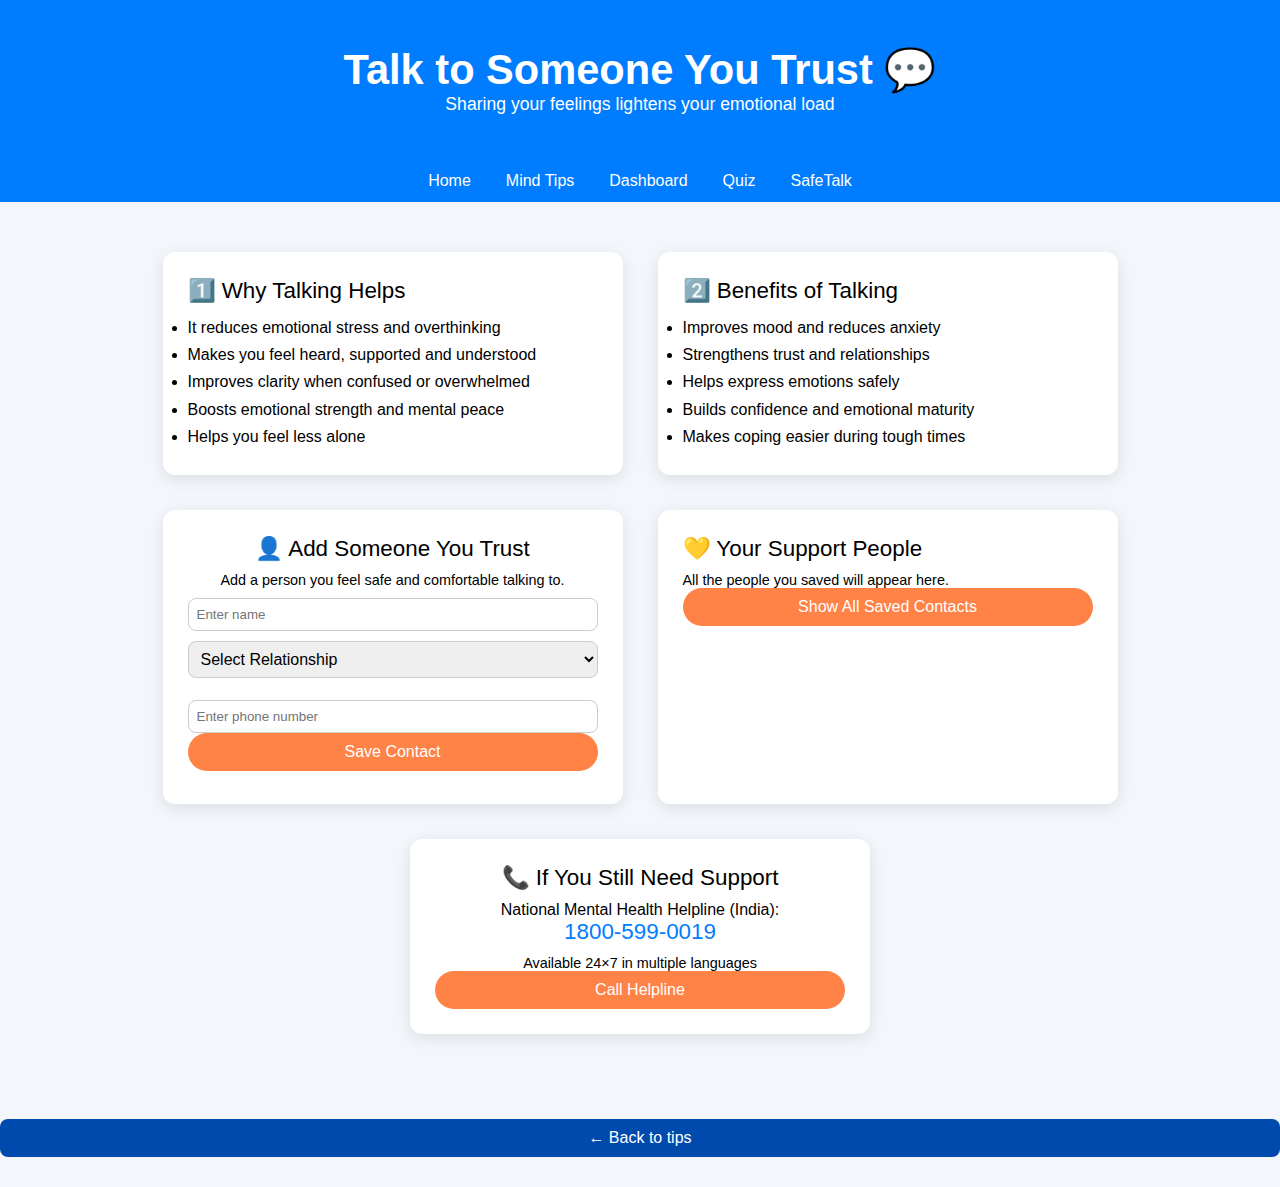
<file: talk.html>
<!DOCTYPE html>
<html lang="en">
<head>
<meta charset="UTF-8">
<meta name="viewport" content="width=device-width, initial-scale=1.0">
<title>Talk to Someone</title>
<link rel="stylesheet" href="style.css">
</head>
<body>

<!-- HEADER -->
<header class="top-header">
  <h1>Talk to Someone You Trust 💬</h1>
  <p>Sharing your feelings lightens your emotional load</p>
</header>

<!-- NAV -->
<nav class="navbar">
  <a href="index.html">Home</a>
  <a href="tips.html">Mind Tips</a>
  <a href="dashboard.html">Dashboard</a>
  <a href="quiz.html">Quiz</a>
  <a href="safetalk.html">SafeTalk</a>
</nav>

<!-- MAIN CONTENT -->
<section class="card-section">

  <!-- Section 1: Why Talking Helps -->
  <div class="card" style="width: 460px; text-align:left;">
    <h2>1️⃣ Why Talking Helps</h2>
    <ul style="line-height:1.7; margin-top:10px;">
      <li>It reduces emotional stress and overthinking</li>
      <li>Makes you feel heard, supported and understood</li>
      <li>Improves clarity when confused or overwhelmed</li>
      <li>Boosts emotional strength and mental peace</li>
      <li>Helps you feel less alone</li>
    </ul>
  </div>

  <!-- Section 2: Benefits -->
  <div class="card" style="width: 460px; text-align:left;">
    <h2>2️⃣ Benefits of Talking</h2>
    <ul style="line-height:1.7; margin-top:10px;">
      <li>Improves mood and reduces anxiety</li>
      <li>Strengthens trust and relationships</li>
      <li>Helps express emotions safely</li>
      <li>Builds confidence and emotional maturity</li>
      <li>Makes coping easier during tough times</li>
    </ul>
  </div>

  <!-- Section 3: Add Trusted Contact -->
  <div class="card" style="width: 460px;">
    <h2>👤 Add Someone You Trust</h2>
    <p style="font-size:0.9rem;">Add a person you feel safe and comfortable talking to.</p>

    <input type="text" id="trustedName" placeholder="Enter name"
      style="padding:8px; width:100%; border:1px solid #ccc; border-radius:8px; margin-top:10px;">

    <select id="trustedRelation"
      style="padding:8px; width:100%; border:1px solid #ccc; border-radius:8px; margin-top:10px;">
      <option value="">Select Relationship</option>
      <option>Father</option>
      <option>Mother</option>
      <option>Brother</option>
      <option>Sister</option>
      <option>Friend</option>
      <option>Teacher</option>
      <option>Cousin</option>
      <option>Mentor</option>
      <option>Relative</option>
    </select>

    <input type="text" id="trustedNum" placeholder="Enter phone number"
      style="padding:8px; width:100%; border:1px solid #ccc; border-radius:8px; margin-top:10px;">

    <button onclick="saveContact()">Save Contact</button>
    <p id="saveMsg" style="color:green; margin-top:8px;"></p>
  </div>

  <!-- Section 4: Show ALL Saved Contacts -->
  <div class="card" style="width: 460px; text-align:left;">
    <h2>💛 Your Support People</h2>
    <p style="font-size:0.9rem;">All the people you saved will appear here.</p>
    <button onclick="showAllContacts()">Show All Saved Contacts</button>

    <div id="contactsList" style="margin-top:15px;"></div>
  </div>

  <!-- Section 5: Helpline -->
  <div class="card" style="width: 460px;">
    <h2>📞 If You Still Need Support</h2>
    <p>National Mental Health Helpline (India):</p>
    <h2 style="color:#007cff;">1800-599-0019</h2>
    <p style="font-size:0.9rem;">Available 24×7 in multiple languages</p>
    <button onclick="window.location.href='tel:18005990019'">Call Helpline</button>
  </div>

</section>

<script>
// Save one contact (append to list)
function saveContact() {
  const name = document.getElementById("trustedName").value;
  const relation = document.getElementById("trustedRelation").value;
  const num = document.getElementById("trustedNum").value;

  if (name.trim() === "" || relation.trim() === "" || num.trim() === "") {
    alert("⚠️ Please fill all fields before saving.");
    return;
  }

  // get existing array or empty
  const existing = JSON.parse(localStorage.getItem("trustedContacts")) || [];

  // new contact object
  const contact = { name, relation, num };

  // add to array
  existing.push(contact);

  // save back
  localStorage.setItem("trustedContacts", JSON.stringify(existing));

  document.getElementById("saveMsg").innerText = "✔ Contact Saved Successfully";

  // clear inputs
  document.getElementById("trustedName").value = "";
  document.getElementById("trustedRelation").value = "";
  document.getElementById("trustedNum").value = "";
}

// Show ALL saved contacts
function showAllContacts() {
  const listDiv = document.getElementById("contactsList");
  const contacts = JSON.parse(localStorage.getItem("trustedContacts")) || [];

  if (contacts.length === 0) {
    listDiv.innerHTML = "<p>No contacts saved yet. Please add at least one.</p>";
    return;
  }

  // build HTML list
  let html = "<ul style='list-style-type:none; padding-left:0; line-height:1.7;'>";

  contacts.forEach((c, index) => {
    html += `
      <li style="margin-bottom:8px;">
        <strong>${index + 1}) ${c.name}</strong><br>
        Relation: ${c.relation}<br>
        Phone: ${c.num}
      </li>
    `;
  });

  html += "</ul>";
  html += "<p style='margin-top:10px;'>Whenever you feel low, choose any one of them and talk 💛</p>";

  listDiv.innerHTML = html;
}
</script>
<div class="back-container">
  <a href="tips.html"><button class="back-btn">← Back to tips</button></a>
</div>

</body>
</html>
</file>
<file: style.css>
* {
  margin: 0;
  padding: 0;
  box-sizing: border-box;
  font-family: 'Poppins', sans-serif;
}

body {
  background: #f3f6fa;
}

/* TOP BLUE BANNER */
.top-header {
  background: #007cff;
  color: white;
  text-align: center;
  padding: 45px 0;
}
.top-header h1 {
  font-size: 2.6rem;
  font-weight: 600;
}
.top-header p {
  font-size: 1.1rem;
  font-weight: 300;
}

/* NAVBAR */
.navbar {
  background: #007cff;
  display: flex;
  justify-content: center;
  gap: 35px;
  padding: 12px 0;
}
.navbar a {
  color: white;
  text-decoration: none;
  font-size: 1rem;
  font-weight: 400;
}
.navbar a:hover {
  text-decoration: underline;
}

/* CARD SECTION */
.card-section {
  display: flex;
  justify-content: center;
  flex-wrap: wrap;
  gap: 35px;
  padding: 50px 0;
}

/* CARD STYLE CLEAN */
.card {
  width: 260px;
  background: white;
  border-radius: 12px;
  padding: 25px;
  text-align: center;
  box-shadow: 0 4px 15px rgba(0,0,0,0.1);
  transition: transform 0.3s ease;
}
.card:hover {
  transform: translateY(-5px);
}
.card img {
  width: 130px;
  height: 130px;
  margin-bottom: 15px;
}
.card h2 {
  margin-bottom: 10px;
  font-size: 1.3rem;
  font-weight: 500;
}

/* BUTTONS */
button {
  width: 100%;
  background: #ff8247;
  border: none;
  padding: 10px;
  font-size: 1rem;
  border-radius: 25px;
  color: white;
  cursor: pointer;
}
button:hover {
  background: #ff6d25;
}

/* FOOTER */
footer {
  text-align: center;
  color: #666;
  font-size: 0.9rem;
  padding: 18px 0;
}
.emoji-card {
  width: 150px;
  background: white;
  padding: 25px;
  border-radius: 12px;
  box-shadow: 0 4px 14px rgba(0,0,0,0.1);
  font-size: 2.6rem;
  text-align: center;
  cursor: pointer;
  transition: transform 0.3s ease;
}
.emoji-card p {
  font-size: 1.1rem;
  margin-top: 5px;
}
.emoji-card:hover {
  transform: translateY(-6px);
}
.center-box {
  text-align: center;
  padding: 60px;
}
.breathing-ball {
  width: 160px;
  height: 160px;
  background: #ff8247;
  border-radius: 50%;
  margin: auto;
  transition: transform 3s ease;
}
textarea {
  width: 100%;
  height: 120px;
  border: 1px solid #ccc;
  border-radius: 12px;
  padding: 12px;
  font-size: 1rem;
}
#wall div {
  background: #f3f6fa;
  padding: 12px;
  border-radius: 8px;
  margin: 6px 0;
}
select {
  width: 100%;
  padding: 10px;
  margin: 12px 0;
  border-radius: 8px;
  border: 1px solid #ccc;
  font-size: 1rem;
}
#result h2 {
  color: #007cff;
}
.card h2 {
  margin-bottom: 10px;
  font-size: 1.4rem;
}
.card img {
  width: 90px;
  height: 90px;
  margin-bottom: 12px;
}

.card h3 {
  font-size: 1.05rem;
  font-weight: 500;
}
.tip-link {
  text-decoration: none;
  color: inherit;
}
.tip-link:hover .card {
  transform: translateY(-6px);
}
.back-btn {
  background: #ff7b00;
  color: white;
  padding: 10px 22px;
  border-radius: 25px;
  border: none;
  cursor: pointer;
  font-size: 0.9rem;
  margin-top: 20px;
}
.back-btn:hover {
  opacity: 0.9;
  transform: scale(1.05);
  transition: 0.2s ease;
}
.back-container {
  text-align: center;
  margin: 30px 0;
}
/* ===========================
   SAFETALK CHAT UI STYLING
   =========================== */

.chat-container {
  width: 90%;
  max-width: 500px;
  margin: 20px auto;
  background: #ffffff;
  border-radius: 15px;
  padding: 15px;
  box-shadow: 0 4px 10px rgba(0,0,0,0.12);
  height: 60vh;
  overflow-y: auto;
  display: flex;
  flex-direction: column;
}

.chat-bubble {
  max-width: 78%;
  padding: 10px 14px;
  border-radius: 16px;
  margin: 6px 0;
  font-size: 0.95rem;
  line-height: 1.4;
  word-wrap: break-word;
}

.chat-bubble.user {
  background: #e6f0ff;
  color: #003366;
  margin-left: auto;
  border: 1px solid #cddfff;
}

.chat-bubble.bot {
  background: #fff6d6;
  color: #5d4600;
  margin-right: auto;
  border: 1px solid #ffedb8;
}

/* INPUT AREA */
.chat-input-area {
  display: flex;
  width: 90%;
  max-width: 500px;
  margin: 10px auto 20px auto;
}

.chat-input-area input {
  flex: 1;
  padding: 10px;
  font-size: 1rem;
  border-radius: 10px;
  border: 1px solid #c9c9c9;
  outline: none;
}

.chat-input-area button {
  margin-left: 10px;
  padding: 10px 16px;
  border: none;
  border-radius: 10px;
  background: #007bff;
  color: white;
  font-size: 1rem;
  cursor: pointer;
}

.chat-input-area button:hover {
  background: #005fcc;
}

/* scrollbar smoothness */
.chat-container::-webkit-scrollbar {
  width: 6px;
}
.chat-container::-webkit-scrollbar-thumb {
  background: #cfd8e6;
  border-radius: 10px;
}
.chat-container::-webkit-scrollbar-track {
  background: transparent;
}

/* BACK BUTTON */
.back-btn {
  background: #004aad;
  color: white;
  padding: 10px 20px;
  border-radius: 8px;
  border: none;
  font-size: 1rem;
  cursor: pointer;
}
.back-btn:hover {
  opacity: 0.9;
}

.back-container {
  text-align: center;
  margin-top: 15px;
}
/* ==============================
   MOOD RESULT PAGE CLEAN STYLING
   ============================== */

.mood-container {
  width: 90%;
  max-width: 650px;
  margin: 70px auto;
  background: #ffffff;
  padding: 40px;
  border-radius: 20px;
  text-align: center;
  box-shadow: 0 6px 25px rgba(0,0,0,0.08);
}

.mood-container h1 {
  font-size: 1.9rem;
  color: #222;
  margin-bottom: 12px;
}

.mood-text {
  font-size: 1.15rem;
  color: #444;
  line-height: 1.6;
  margin-bottom: 30px;
}

/* Back to Home Button */
.mood-back-btn {
  background-color: #0b57d0;
  color: white;
  padding: 14px 28px;
  border: none;
  border-radius: 28px;
  font-size: 1rem;
  cursor: pointer;
  transition: 0.3s ease;
  width: 60%;
  max-width: 280px;
}

.mood-back-btn:hover {
  background-color: #083e9b;
}
</file>
